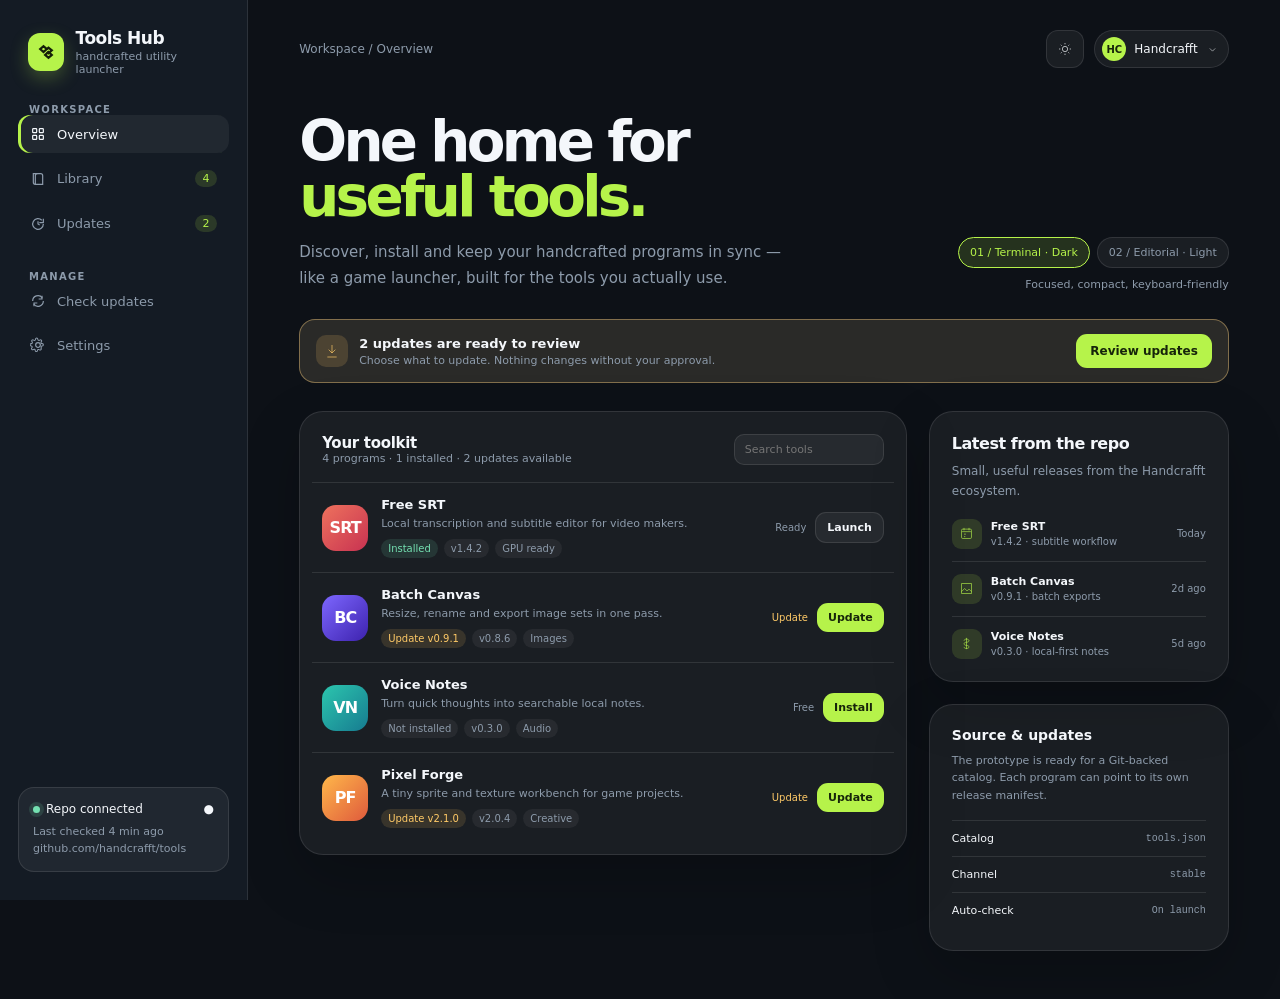
<file: tools-hub-prototype.html>
<!doctype html>
<html lang="en">
<head>
  <meta charset="utf-8" />
  <meta name="viewport" content="width=device-width, initial-scale=1" />
  <title>Tools Hub — Prototype</title>
  <style>
    :root {
      --bg: #0d1117;
      --bg-elevated: #141b24;
      --surface: rgba(255,255,255,.055);
      --surface-strong: rgba(255,255,255,.09);
      --border: rgba(255,255,255,.1);
      --text: #f4f7fb;
      --muted: #8d9bab;
      --accent: #b6f34a;
      --accent-strong: #91d829;
      --accent-soft: rgba(182,243,74,.14);
      --warning: #ffca67;
      --danger: #ff8f8f;
      --success: #74e0b1;
      --shadow: 0 22px 60px rgba(0,0,0,.2);
      --radius-lg: 24px;
      --radius-md: 16px;
      --radius-sm: 10px;
      --font: Inter, ui-sans-serif, system-ui, -apple-system, BlinkMacSystemFont, "Segoe UI", sans-serif;
    }

    * { box-sizing: border-box; }
    html { scroll-behavior: smooth; }
    body { margin: 0; min-width: 320px; background: var(--bg); color: var(--text); font-family: var(--font); }
    button, input { font: inherit; }
    button { cursor: pointer; }
    svg { display: block; }

    body[data-theme="editorial"] {
      --bg: #f2f0ea;
      --bg-elevated: #fbfaf6;
      --surface: rgba(255,255,255,.72);
      --surface-strong: #fffefb;
      --border: rgba(25,38,54,.12);
      --text: #192636;
      --muted: #6d7784;
      --accent: #2447d8;
      --accent-strong: #1a35a4;
      --accent-soft: rgba(36,71,216,.1);
      --warning: #a66b1d;
      --success: #178b68;
      --shadow: 0 22px 60px rgba(31,42,57,.08);
    }

    .app-shell { display: grid; grid-template-columns: 248px minmax(0,1fr); min-height: 100vh; }
    .sidebar { position: sticky; top: 0; height: 100vh; padding: 28px 18px; border-right: 1px solid var(--border); background: var(--bg-elevated); display: flex; flex-direction: column; gap: 28px; }
    .brand { display: flex; align-items: center; gap: 12px; padding: 0 10px; }
    .brand-mark { width: 38px; height: 38px; display: grid; place-items: center; border-radius: 12px; background: var(--accent); color: #152009; box-shadow: 0 7px 18px color-mix(in srgb, var(--accent) 25%, transparent); }
    .brand-mark svg { width: 20px; height: 20px; stroke-width: 2.6; }
    .brand-name { font-size: 17px; font-weight: 760; letter-spacing: -.03em; }
    .brand-sub { margin-top: 2px; color: var(--muted); font-size: 11px; }
    .nav-label { padding: 0 11px; color: var(--muted); font-size: 10px; font-weight: 800; letter-spacing: .13em; text-transform: uppercase; }
    .nav { display: grid; gap: 6px; }
    .nav-button { display: flex; align-items: center; gap: 11px; width: 100%; border: 0; border-radius: 12px; padding: 11px 12px; color: var(--muted); background: transparent; font-size: 13px; text-align: left; transition: .18s ease; }
    .nav-button:hover, .nav-button.active { background: var(--surface); color: var(--text); }
    .nav-button.active { box-shadow: inset 3px 0 0 var(--accent); }
    .nav-button svg { width: 16px; height: 16px; stroke-width: 1.8; }
    .nav-count { margin-left: auto; min-width: 22px; padding: 2px 6px; border-radius: 99px; background: var(--accent-soft); color: var(--accent); font-size: 11px; text-align: center; }
    .sidebar-bottom { margin-top: auto; }
    .sync-box { padding: 14px; border: 1px solid var(--border); border-radius: 16px; background: var(--surface); }
    .sync-line { display: flex; align-items: center; justify-content: space-between; font-size: 12px; }
    .sync-sub { margin-top: 8px; color: var(--muted); font-size: 11px; line-height: 1.5; }
    .dot { width: 7px; height: 7px; margin-right: 6px; display: inline-block; border-radius: 50%; background: var(--success); box-shadow: 0 0 0 4px color-mix(in srgb, var(--success) 14%, transparent); }

    .main { min-width: 0; padding: 30px clamp(22px,4vw,64px) 48px; }
    .topbar { max-width: 1160px; margin: 0 auto; display: flex; align-items: center; justify-content: space-between; gap: 18px; }
    .crumb { color: var(--muted); font-size: 12px; }
    .top-actions { display: flex; gap: 10px; align-items: center; }
    .icon-button, .user-button { border: 1px solid var(--border); background: var(--surface); color: var(--text); }
    .icon-button { width: 38px; height: 38px; display: grid; place-items: center; border-radius: 12px; }
    .icon-button svg { width: 16px; height: 16px; }
    .user-button { display: flex; align-items: center; gap: 8px; padding: 6px 9px 6px 7px; border-radius: 99px; font-size: 12px; }
    .avatar { width: 24px; height: 24px; display: grid; place-items: center; border-radius: 50%; background: var(--accent); color: #16240a; font-weight: 800; font-size: 10px; }

    .hero { max-width: 1160px; margin: 46px auto 28px; display: flex; align-items: flex-end; justify-content: space-between; gap: 30px; }
    h1 { margin: 0; font-size: clamp(34px,4.4vw,62px); line-height: .98; letter-spacing: -.065em; font-weight: 780; }
    .hero-copy { max-width: 560px; }
    .hero-copy p { max-width: 500px; margin: 16px 0 0; color: var(--muted); font-size: 15px; line-height: 1.7; }
    .hero-side { min-width: 250px; }
    .theme-selector { display: flex; justify-content: flex-end; gap: 7px; flex-wrap: wrap; }
    .theme-button { border: 1px solid var(--border); border-radius: 99px; padding: 8px 11px; color: var(--muted); background: var(--surface); font-size: 11px; transition: .18s ease; }
    .theme-button:hover, .theme-button.active { border-color: var(--accent); color: var(--accent); background: var(--accent-soft); }
    .theme-note { margin-top: 10px; color: var(--muted); font-size: 11px; text-align: right; }

    .update-banner { max-width: 1160px; margin: 0 auto 28px; display: flex; align-items: center; justify-content: space-between; gap: 16px; padding: 14px 16px; border: 1px solid color-mix(in srgb, var(--warning) 35%, var(--border)); border-radius: 16px; background: color-mix(in srgb, var(--warning) 7%, var(--surface)); }
    .update-message { display: flex; align-items: center; gap: 11px; min-width: 0; }
    .update-icon { width: 32px; height: 32px; display: grid; place-items: center; flex: none; border-radius: 10px; background: color-mix(in srgb, var(--warning) 16%, transparent); color: var(--warning); }
    .update-icon svg { width: 16px; height: 16px; }
    .update-message strong { display: block; font-size: 13px; }
    .update-message span { display: block; margin-top: 3px; color: var(--muted); font-size: 11px; }
    .button { border: 0; border-radius: 11px; padding: 10px 14px; color: #16240a; background: var(--accent); font-size: 12px; font-weight: 800; transition: .18s ease; white-space: nowrap; }
    .button:hover { transform: translateY(-1px); background: var(--accent-strong); color: white; }
    .button.ghost { border: 1px solid var(--border); color: var(--text); background: var(--surface); }
    .button.ghost:hover { color: var(--accent); background: var(--accent-soft); }
    .button.small { padding: 8px 11px; font-size: 11px; }

    .content-grid { max-width: 1160px; margin: 0 auto; display: grid; grid-template-columns: minmax(0,1fr) 300px; gap: 22px; align-items: start; }
    .panel { border: 1px solid var(--border); border-radius: var(--radius-lg); background: var(--surface); box-shadow: var(--shadow); }
    .panel-head { display: flex; align-items: center; justify-content: space-between; gap: 12px; padding: 22px 22px 17px; }
    .panel-title { font-size: 15px; font-weight: 760; letter-spacing: -.02em; }
    .panel-meta { color: var(--muted); font-size: 11px; }
    .search { width: 150px; border: 1px solid var(--border); border-radius: 10px; padding: 8px 10px; outline: none; color: var(--text); background: var(--surface); font-size: 11px; }
    .search:focus { border-color: var(--accent); }
    .tool-list { padding: 0 12px 12px; }
    .tool-row { display: grid; grid-template-columns: 46px minmax(0,1fr) auto; gap: 13px; align-items: center; padding: 14px 10px; border-top: 1px solid var(--border); transition: .18s ease; }
    .tool-row:hover { border-radius: 14px; background: var(--surface); }
    .tool-icon { width: 46px; height: 46px; display: grid; place-items: center; border-radius: 14px; color: white; font-weight: 820; font-size: 16px; letter-spacing: -.06em; }
    .tool-icon.srt { background: linear-gradient(135deg,#ee725d,#c83251); }
    .tool-icon.canvas { background: linear-gradient(135deg,#7d67ff,#3d22ae); }
    .tool-icon.voice { background: linear-gradient(135deg,#2cc6ae,#167b90); }
    .tool-icon.pixel { background: linear-gradient(135deg,#ffb84a,#df5a3c); }
    .tool-name { font-size: 13px; font-weight: 760; }
    .tool-desc { margin-top: 4px; overflow: hidden; color: var(--muted); font-size: 11px; line-height: 1.45; text-overflow: ellipsis; white-space: nowrap; }
    .tool-info { min-width: 0; }
    .tool-tags { display: flex; gap: 6px; flex-wrap: wrap; margin-top: 7px; }
    .tag { padding: 4px 7px; border-radius: 99px; color: var(--muted); background: var(--surface); font-size: 10px; }
    .tag.green { color: var(--success); background: color-mix(in srgb, var(--success) 12%, transparent); }
    .tag.orange { color: var(--warning); background: color-mix(in srgb, var(--warning) 13%, transparent); }
    .tool-actions { display: flex; align-items: center; gap: 9px; }
    .status { min-width: 62px; color: var(--muted); font-size: 10px; text-align: right; }
    .status.update { color: var(--warning); }
    .empty { display: none; padding: 30px; color: var(--muted); font-size: 12px; text-align: center; }

    .side-stack { display: grid; gap: 22px; }
    .release { padding: 22px; }
    .release h2 { margin: 0; font-size: 16px; letter-spacing: -.03em; }
    .release p { margin: 9px 0 18px; color: var(--muted); font-size: 12px; line-height: 1.6; }
    .release-list { display: grid; gap: 12px; }
    .release-item { display: grid; grid-template-columns: 30px 1fr auto; gap: 9px; align-items: center; padding-top: 12px; border-top: 1px solid var(--border); }
    .release-item:first-child { padding-top: 0; border-top: 0; }
    .mini-icon { width: 30px; height: 30px; display: grid; place-items: center; border-radius: 9px; background: var(--accent-soft); color: var(--accent); }
    .mini-icon svg { width: 15px; height: 15px; }
    .release-name { font-size: 11px; font-weight: 750; }
    .release-version { margin-top: 3px; color: var(--muted); font-size: 10px; }
    .release-date { color: var(--muted); font-size: 10px; }
    .repo-card { padding: 22px; }
    .repo-card h2 { margin: 0; font-size: 14px; }
    .repo-card p { margin: 9px 0 15px; color: var(--muted); font-size: 11px; line-height: 1.6; }
    .repo-line { display: flex; align-items: center; justify-content: space-between; gap: 12px; padding: 11px 0; border-top: 1px solid var(--border); font-size: 11px; }
    .repo-line span:last-child { color: var(--muted); font-family: ui-monospace, SFMono-Regular, Consolas, monospace; font-size: 10px; }

    .toast { position: fixed; right: 22px; bottom: 22px; z-index: 4; display: flex; align-items: center; gap: 10px; max-width: 360px; padding: 12px 14px; border: 1px solid var(--border); border-radius: 14px; color: var(--text); background: var(--bg-elevated); box-shadow: var(--shadow); font-size: 12px; opacity: 0; transform: translateY(10px); pointer-events: none; transition: .2s ease; }
    .toast.show { opacity: 1; transform: translateY(0); }
    .toast-dot { width: 8px; height: 8px; border-radius: 50%; background: var(--success); }
    .reduced-motion *,
    @media (prefers-reduced-motion: reduce) { animation-duration: 0.01ms !important; animation-iteration-count: 1 !important; transition-duration: .01ms !important; scroll-behavior: auto !important; }

    @media (max-width: 960px) {
      .app-shell { grid-template-columns: 76px minmax(0,1fr); }
      .sidebar { padding: 24px 12px; align-items: center; }
      .brand { padding: 0; }
      .brand-copy, .nav-label, .nav-button span, .nav-count, .sync-box { display: none; }
      .nav { width: 100%; }
      .nav-button { justify-content: center; padding: 12px; }
      .nav-button.active { box-shadow: inset 0 -3px 0 var(--accent); }
      .content-grid { grid-template-columns: 1fr; }
      .side-stack { grid-template-columns: repeat(2, minmax(0,1fr)); }
    }
    @media (max-width: 640px) {
      .main { padding: 18px 15px 32px; }
      .sidebar { height: auto; min-height: 100vh; }
      .topbar { align-items: flex-start; }
      .hero { display: block; margin-top: 36px; }
      .hero-side { margin-top: 22px; }
      .theme-selector { justify-content: flex-start; }
      .theme-note { text-align: left; }
      .update-banner { align-items: flex-start; flex-direction: column; }
      .update-banner .button { width: 100%; }
      .panel-head { align-items: flex-start; flex-direction: column; }
      .search { width: 100%; }
      .tool-row { grid-template-columns: 42px minmax(0,1fr); }
      .tool-icon { width: 42px; height: 42px; }
      .tool-actions { grid-column: 2; justify-content: space-between; }
      .status { text-align: left; }
      .side-stack { grid-template-columns: 1fr; }
      .user-button { padding-right: 7px; }
      .user-button:not(.keep-label) { font-size: 0; }
    }
  </style>
</head>
<body data-theme="terminal">
  <div class="app-shell">
    <aside class="sidebar">
      <div class="brand">
        <div class="brand-mark" aria-hidden="true">
          <svg viewBox="0 0 24 24" fill="none" stroke="currentColor"><path d="M5 8.5 9 5l4 3.5L9 12l-4-3.5Zm6 7L15 12l4 3.5-4 3.5-4-3.5Z"/><path d="m13 8.5 2-1.75L19 10l-4 3.5L13 12"/></svg>
        </div>
        <div class="brand-copy"><div class="brand-name">Tools Hub</div><div class="brand-sub">handcrafted utility launcher</div></div>
      </div>
      <div>
        <div class="nav-label">Workspace</div>
        <nav class="nav" aria-label="Primary navigation">
          <button class="nav-button active" data-tab="overview"><svg viewBox="0 0 24 24" fill="none" stroke="currentColor"><rect x="4" y="4" width="6" height="6" rx="1"/><rect x="14" y="4" width="6" height="6" rx="1"/><rect x="4" y="14" width="6" height="6" rx="1"/><rect x="14" y="14" width="6" height="6" rx="1"/></svg><span>Overview</span></button>
          <button class="nav-button" data-tab="library"><svg viewBox="0 0 24 24" fill="none" stroke="currentColor"><path d="M5 4h11a3 3 0 0 1 3 3v13H8a3 3 0 0 1-3-3V4Z"/><path d="M8 20V7a3 3 0 0 1 3-3"/></svg><span>Library</span><span class="nav-count">4</span></button>
          <button class="nav-button" data-tab="updates"><svg viewBox="0 0 24 24" fill="none" stroke="currentColor"><path d="M20 12a8 8 0 1 1-2.34-5.66"/><path d="M20 4v6h-6"/><path d="M12 8v4l2.5 1.5"/></svg><span>Updates</span><span class="nav-count" id="nav-update-count">2</span></button>
        </nav>
      </div>
      <div>
        <div class="nav-label">Manage</div>
        <nav class="nav">
          <button class="nav-button" id="check-side"><svg viewBox="0 0 24 24" fill="none" stroke="currentColor"><path d="M4 12a8 8 0 0 1 14.4-4.8"/><path d="M20 12a8 8 0 0 1-14.4 4.8"/><path d="M18 4v5h-5M6 20v-5h5"/></svg><span>Check updates</span></button>
          <button class="nav-button" data-tab="settings"><svg viewBox="0 0 24 24" fill="none" stroke="currentColor"><path d="M12 15.5a3.5 3.5 0 1 0 0-7 3.5 3.5 0 0 0 0 7Z"/><path d="m19.4 15 .1.1a2 2 0 0 1-2.8 2.8l-.1-.1a2 2 0 0 0-3.4 1.4V19a2 2 0 0 1-4 0v-.2a2 2 0 0 0-3.4-1.4l-.1.1A2 2 0 0 1 3 14.7l.1-.1A2 2 0 0 0 1.7 11H2a2 2 0 0 1 0-4h.2a2 2 0 0 0 1.4-3.4L3.5 3.5A2 2 0 0 1 6.3.7l.1.1A2 2 0 0 0 9.8-.6V-.8a2 2 0 0 1 4 0v.2a2 2 0 0 0 3.4 1.4l.1-.1A2 2 0 0 1 20.1 3.5l-.1.1a2 2 0 0 0 1.4 3.4h.2a2 2 0 0 1 0 4h-.2a2 2 0 0 0-1.4 3.4Z" transform="translate(0 4) scale(.85)"/></svg><span>Settings</span></button>
        </nav>
      </div>
      <div class="sidebar-bottom"><div class="sync-box"><div class="sync-line"><span><i class="dot"></i>Repo connected</span><span>●</span></div><div class="sync-sub">Last checked 4 min ago<br />github.com/handcrafft/tools</div></div></div>
    </aside>

    <main class="main">
      <div class="topbar"><div class="crumb">Workspace / <span id="crumb-label">Overview</span></div><div class="top-actions"><button class="icon-button" id="theme-cycle" aria-label="Cycle design"><svg viewBox="0 0 24 24" fill="none" stroke="currentColor"><path d="M12 3v2M12 19v2M5.64 5.64l1.42 1.42M16.94 16.94l1.42 1.42M3 12h2M19 12h2M5.64 18.36l1.42-1.42M16.94 7.06l1.42-1.42"/><circle cx="12" cy="12" r="4"/></svg></button><button class="user-button"><span class="avatar">HC</span><span>Handcrafft</span><svg viewBox="0 0 24 24" fill="none" stroke="currentColor" width="13"><path d="m7 10 5 5 5-5"/></svg></button></div></div>

      <section class="hero"><div class="hero-copy"><h1>One home for<br /><span style="color:var(--accent)">useful tools.</span></h1><p>Discover, install and keep your handcrafted programs in sync — like a game launcher, built for the tools you actually use.</p></div><div class="hero-side"><div class="theme-selector" aria-label="Design directions"><button class="theme-button active" data-theme-choice="terminal">01 / Terminal · Dark</button><button class="theme-button" data-theme-choice="editorial">02 / Editorial · Light</button></div><div class="theme-note" id="theme-note">Focused, compact, keyboard-friendly</div></div></section>

      <section class="update-banner" id="update-banner"><div class="update-message"><div class="update-icon"><svg viewBox="0 0 24 24" fill="none" stroke="currentColor"><path d="M12 3v12M7 10l5 5 5-5"/><path d="M5 21h14"/></svg></div><div><strong id="update-title">2 updates are ready to review</strong><span id="update-subtitle">Choose what to update. Nothing changes without your approval.</span></div></div><button class="button" id="update-all">Review updates</button></section>

      <div class="content-grid">
        <section class="panel" id="tool-panel"><div class="panel-head"><div><div class="panel-title" id="panel-title">Your toolkit</div><div class="panel-meta" id="panel-meta">4 programs · 1 installed · 2 updates available</div></div><input class="search" id="search" type="search" placeholder="Search tools" aria-label="Search tools" /></div><div class="tool-list" id="tool-list">
          <article class="tool-row" data-tool="free srt" data-installed="true" data-update="false"><div class="tool-icon srt">SRT</div><div class="tool-info"><div class="tool-name">Free SRT</div><div class="tool-desc">Local transcription and subtitle editor for video makers.</div><div class="tool-tags"><span class="tag green">Installed</span><span class="tag">v1.4.2</span><span class="tag">GPU ready</span></div></div><div class="tool-actions"><div class="status">Ready</div><button class="button small ghost launch-button">Launch</button></div></article>
          <article class="tool-row" data-tool="batch canvas" data-installed="false" data-update="true"><div class="tool-icon canvas">BC</div><div class="tool-info"><div class="tool-name">Batch Canvas</div><div class="tool-desc">Resize, rename and export image sets in one pass.</div><div class="tool-tags"><span class="tag orange">Update v0.9.1</span><span class="tag">v0.8.6</span><span class="tag">Images</span></div></div><div class="tool-actions"><div class="status update">Update</div><button class="button small action-button" data-action="update">Update</button></div></article>
          <article class="tool-row" data-tool="voice notes" data-installed="false" data-update="false"><div class="tool-icon voice">VN</div><div class="tool-info"><div class="tool-name">Voice Notes</div><div class="tool-desc">Turn quick thoughts into searchable local notes.</div><div class="tool-tags"><span class="tag">Not installed</span><span class="tag">v0.3.0</span><span class="tag">Audio</span></div></div><div class="tool-actions"><div class="status">Free</div><button class="button small action-button" data-action="install">Install</button></div></article>
          <article class="tool-row" data-tool="pixel forge" data-installed="false" data-update="true"><div class="tool-icon pixel">PF</div><div class="tool-info"><div class="tool-name">Pixel Forge</div><div class="tool-desc">A tiny sprite and texture workbench for game projects.</div><div class="tool-tags"><span class="tag orange">Update v2.1.0</span><span class="tag">v2.0.4</span><span class="tag">Creative</span></div></div><div class="tool-actions"><div class="status update">Update</div><button class="button small action-button" data-action="update">Update</button></div></article>
        </div><div class="empty" id="empty-state">No tools match your search.</div></section>

        <aside class="side-stack"><section class="panel release"><h2>Latest from the repo</h2><p>Small, useful releases from the Handcrafft ecosystem.</p><div class="release-list"><div class="release-item"><div class="mini-icon"><svg viewBox="0 0 24 24" fill="none" stroke="currentColor"><path d="M8 3v4M16 3v4M5 9h14M6 5h12a2 2 0 0 1 2 2v11a2 2 0 0 1-2 2H6a2 2 0 0 1-2-2V7a2 2 0 0 1 2-2Z"/><path d="M8 13h3M8 17h2"/></svg></div><div><div class="release-name">Free SRT</div><div class="release-version">v1.4.2 · subtitle workflow</div></div><div class="release-date">Today</div></div><div class="release-item"><div class="mini-icon"><svg viewBox="0 0 24 24" fill="none" stroke="currentColor"><path d="m4 17 5-5 4 4 3-3 4 4"/><path d="M4 4h16v16H4z"/></svg></div><div><div class="release-name">Batch Canvas</div><div class="release-version">v0.9.1 · batch exports</div></div><div class="release-date">2d ago</div></div><div class="release-item"><div class="mini-icon"><svg viewBox="0 0 24 24" fill="none" stroke="currentColor"><path d="M12 3v18M8 7.5c0-1.4 1.8-2.5 4-2.5s4 1.1 4 2.5-1.8 2.5-4 2.5-4 1.1-4 2.5 1.8 2.5 4 2.5 4 1.1 4 2.5-1.8 2.5-4 2.5-4-1.1-4-2.5"/></svg></div><div><div class="release-name">Voice Notes</div><div class="release-version">v0.3.0 · local-first notes</div></div><div class="release-date">5d ago</div></div></div></section><section class="panel repo-card"><h2>Source &amp; updates</h2><p>The prototype is ready for a Git-backed catalog. Each program can point to its own release manifest.</p><div class="repo-line"><span>Catalog</span><span>tools.json</span></div><div class="repo-line"><span>Channel</span><span>stable</span></div><div class="repo-line"><span>Auto-check</span><span>On launch</span></div></section></aside>
      </div>
    </main>
  </div>
  <div class="toast" id="toast"><span class="toast-dot"></span><span id="toast-message">Done</span></div>

  <script>
    const body = document.body;
    const themeNames = ['terminal', 'editorial'];
    const themeNotes = { terminal: 'Focused, compact, keyboard-friendly', editorial: 'Calm, considered, content-led' };
    const themeButtons = [...document.querySelectorAll('[data-theme-choice]')];
    const toast = document.getElementById('toast');
    let toastTimer;

    function showToast(message) {
      document.getElementById('toast-message').textContent = message;
      toast.classList.add('show');
      clearTimeout(toastTimer);
      toastTimer = setTimeout(() => toast.classList.remove('show'), 2600);
    }

    function setTheme(theme) {
      body.dataset.theme = theme;
      themeButtons.forEach(button => button.classList.toggle('active', button.dataset.themeChoice === theme));
      document.getElementById('theme-note').textContent = themeNotes[theme];
      localStorage.setItem('tools-hub-theme', theme);
    }

    themeButtons.forEach(button => button.addEventListener('click', () => setTheme(button.dataset.themeChoice)));
    document.getElementById('theme-cycle').addEventListener('click', () => {
      const next = themeNames[(themeNames.indexOf(body.dataset.theme) + 1) % themeNames.length];
      setTheme(next); showToast('Switched to ' + next + ' design direction');
    });

    const search = document.getElementById('search');
    const rows = [...document.querySelectorAll('.tool-row')];
    const emptyState = document.getElementById('empty-state');
    search.addEventListener('input', () => {
      const query = search.value.trim().toLowerCase();
      let visible = 0;
      rows.forEach(row => { const match = row.dataset.tool.includes(query); row.style.display = match ? '' : 'none'; if (match) visible += 1; });
      emptyState.style.display = visible ? 'none' : 'block';
    });

    function refreshCounts() {
      const updates = rows.filter(row => row.dataset.update === 'true').length;
      document.getElementById('nav-update-count').textContent = updates;
      document.getElementById('panel-meta').textContent = `${rows.length} programs · ${rows.filter(row => row.dataset.installed === 'true').length} installed · ${updates} updates available`;
      document.getElementById('update-title').textContent = updates ? `${updates} updates are ready to review` : 'Everything is up to date';
      document.getElementById('update-subtitle').textContent = updates ? 'Choose what to update. Nothing changes without your approval.' : 'You are running the latest available versions.';
      document.getElementById('update-all').textContent = updates ? 'Review updates' : 'Check again';
      document.getElementById('update-banner').style.borderColor = updates ? '' : 'color-mix(in srgb, var(--success) 35%, var(--border))';
    }

    function updateRow(row, action) {
      const button = row.querySelector('.action-button');
      const status = row.querySelector('.status');
      const tags = row.querySelector('.tool-tags');
      button.disabled = true; button.textContent = action === 'install' ? 'Installing…' : 'Updating…';
      setTimeout(() => {
        button.disabled = false; button.textContent = action === 'install' ? 'Launch' : 'Launch'; button.classList.add('ghost');
        row.dataset.installed = 'true'; row.dataset.update = 'false'; status.textContent = 'Ready'; status.classList.remove('update');
        tags.innerHTML = '<span class="tag green">Installed</span><span class="tag">Latest</span><span class="tag">Git repo</span>';
        showToast(action === 'install' ? `${row.querySelector('.tool-name').textContent} installed` : `${row.querySelector('.tool-name').textContent} updated`);
        refreshCounts();
      }, 850);
    }

    document.querySelectorAll('.action-button').forEach(button => button.addEventListener('click', () => updateRow(button.closest('.tool-row'), button.dataset.action)));
    document.querySelectorAll('.launch-button').forEach(button => button.addEventListener('click', () => showToast('Launching Free SRT…')));
    document.getElementById('update-all').addEventListener('click', () => {
      const pending = rows.filter(row => row.dataset.update === 'true');
      if (!pending.length) { showToast('Checking the Git repo for updates…'); setTimeout(() => showToast('No new updates found'), 900); return; }
      document.querySelector('[data-tab="updates"]').click();
      showToast('Review the highlighted updates below');
    });
    document.getElementById('check-side').addEventListener('click', () => { showToast('Checking the Git repo…'); setTimeout(() => { refreshCounts(); showToast('Catalog checked · 2 updates available'); }, 900); });

    document.querySelectorAll('.nav-button[data-tab]').forEach(button => button.addEventListener('click', () => {
      document.querySelectorAll('.nav-button[data-tab]').forEach(item => item.classList.remove('active'));
      button.classList.add('active');
      const tab = button.dataset.tab;
      document.getElementById('crumb-label').textContent = button.querySelector('span')?.textContent || tab;
      if (tab === 'updates') {
        document.getElementById('panel-title').textContent = 'Review updates';
        document.getElementById('panel-meta').textContent = `${rows.filter(row => row.dataset.update === 'true').length} programs waiting for your approval`;
      } else if (tab === 'library') {
        document.getElementById('panel-title').textContent = 'Tool library';
        document.getElementById('panel-meta').textContent = 'Browse every available handcrafted program';
      } else if (tab === 'settings') {
        document.getElementById('panel-title').textContent = 'Hub settings';
        document.getElementById('panel-meta').textContent = 'Repository, update channel and preferences';
      } else {
        document.getElementById('panel-title').textContent = 'Your toolkit'; refreshCounts();
      }
      document.getElementById('tool-panel').scrollIntoView({ behavior: 'smooth', block: 'start' });
    }));

    const savedTheme = localStorage.getItem('tools-hub-theme');
    if (savedTheme && themeNames.includes(savedTheme)) setTheme(savedTheme);
    refreshCounts();
  </script>
</body>
</html>
</file>
